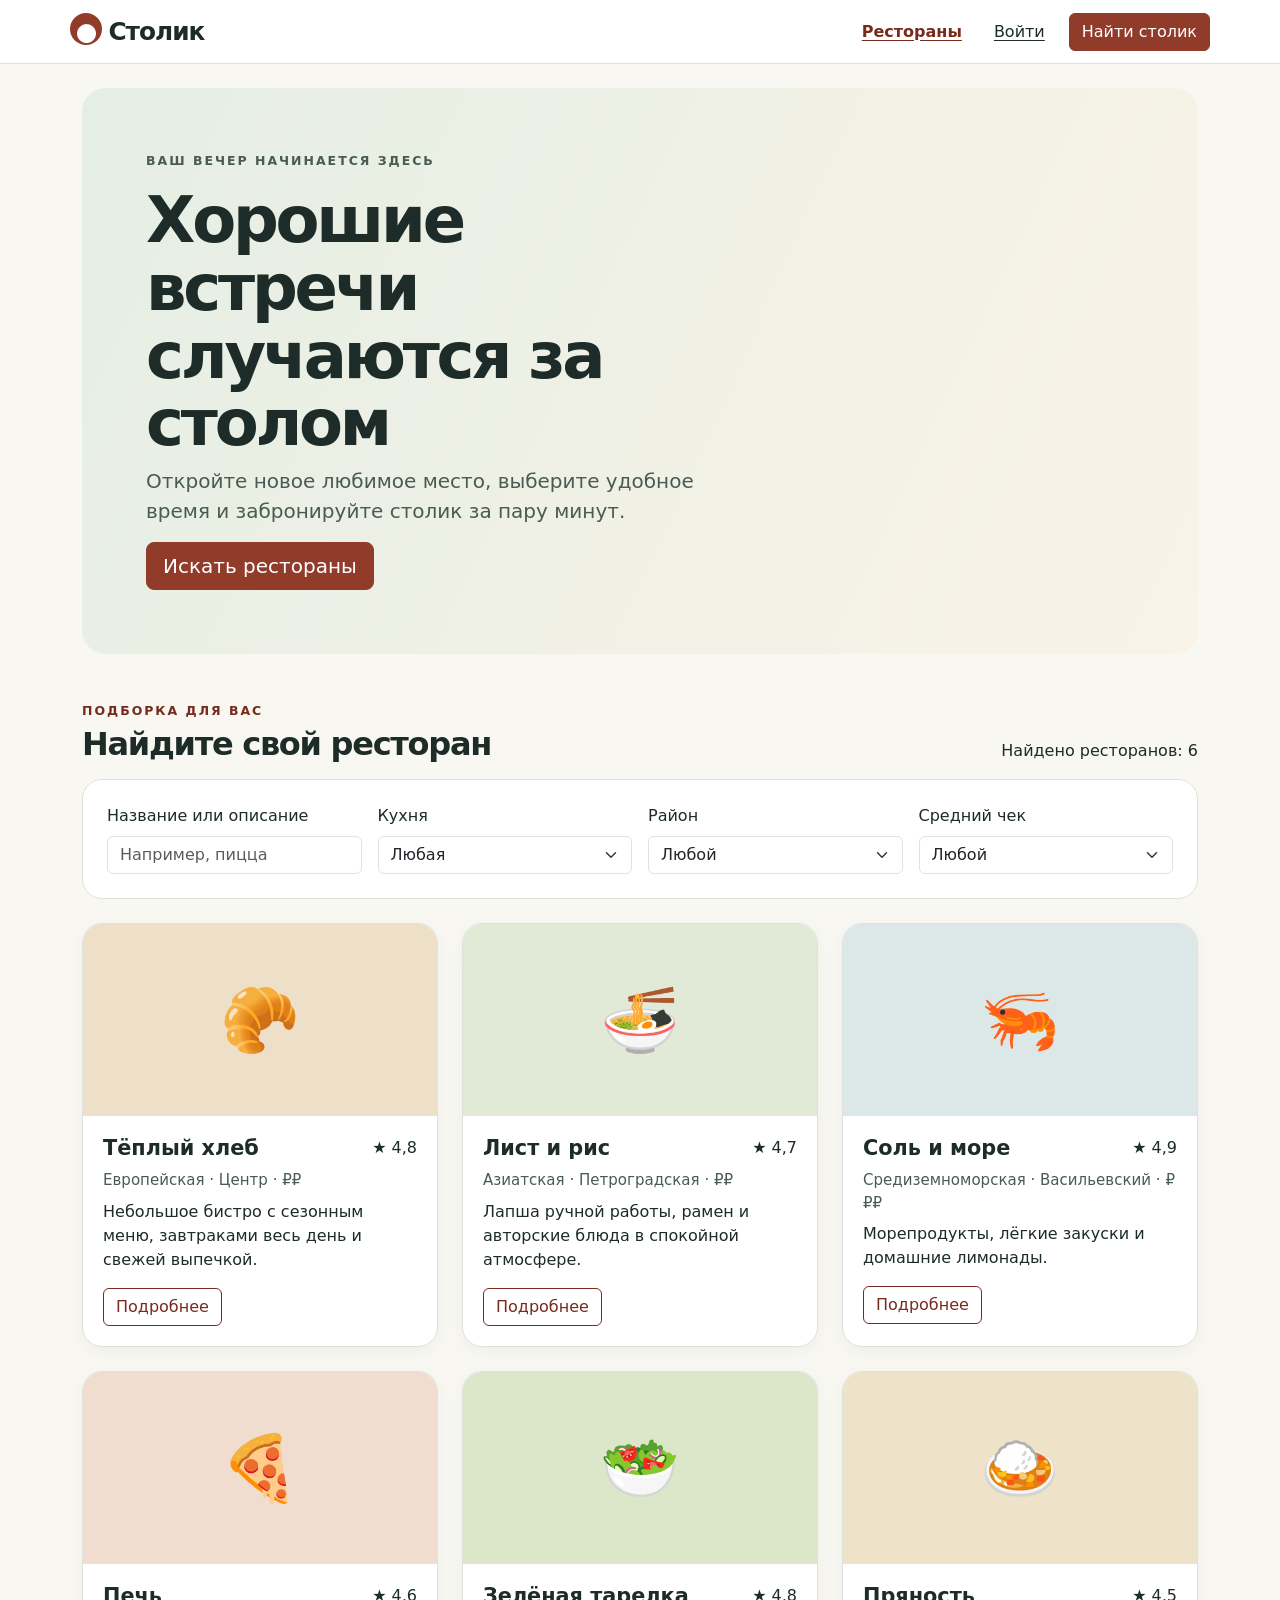
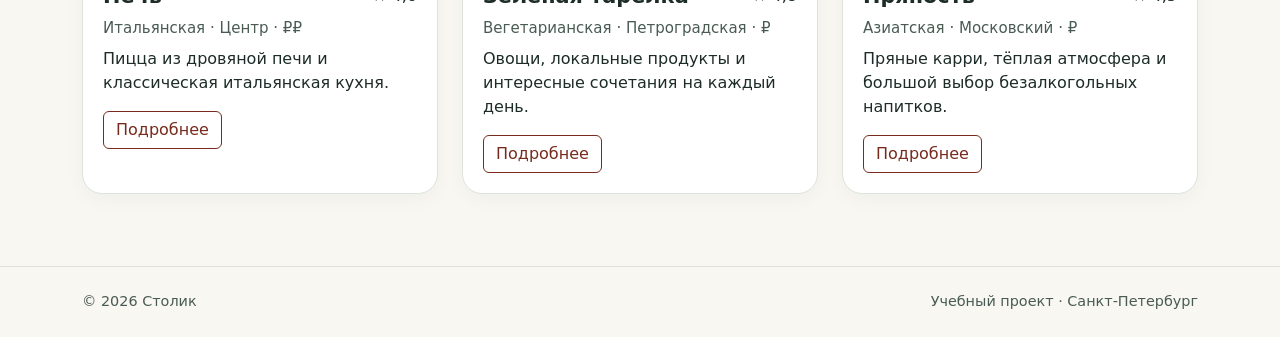
<file: homeworks/К3440/Иванов Виктор/hw2/index.html>
<!doctype html>
<html lang="ru"><head><meta charset="utf-8"><meta name="viewport" content="width=device-width,initial-scale=1"><meta name="description" content="Поиск и бронирование столиков в ресторанах Санкт-Петербурга"><title>Столик — найдите место для встречи</title><link href="https://cdn.jsdelivr.net/npm/bootstrap@5.3.3/dist/css/bootstrap.min.css" rel="stylesheet"><link href="assets/style.css" rel="stylesheet"><link href="assets/accessibility.css" rel="stylesheet"></head>
<body><a class="skip-link" href="#main">Перейти к содержимому</a><header class="site-header"><nav class="navbar navbar-expand-md container" aria-label="Основная навигация"><a class="brand navbar-brand" href="index.html"><span class="brand-mark" aria-hidden="true">●</span>Столик</a><button class="navbar-toggler" type="button" data-bs-toggle="collapse" data-bs-target="#nav" aria-controls="nav" aria-expanded="false" aria-label="Открыть меню"><span class="navbar-toggler-icon"></span></button><div class="collapse navbar-collapse" id="nav"><ul class="navbar-nav ms-auto align-items-md-center gap-md-3"><li class="nav-item"><a class="nav-link" href="index.html" aria-current="page">Рестораны</a></li><li class="nav-item"><a class="nav-link" data-auth-link href="login.html">Войти</a></li><li class="nav-item"><a class="btn btn-primary" href="#search">Найти столик</a></li></ul></div></nav></header>
<main id="main" tabindex="-1" class="container py-4"><section class="hero mb-5"><p class="eyebrow">Ваш вечер начинается здесь</p><h1>Хорошие встречи случаются за столом</h1><p class="lead">Откройте новое любимое место, выберите удобное время и забронируйте столик за пару минут.</p><a class="btn btn-primary btn-lg" href="#search">Искать рестораны</a></section><section id="search" aria-labelledby="search-title"><div class="d-flex flex-wrap justify-content-between align-items-end gap-2 mb-3"><div><p class="eyebrow mb-1">Подборка для вас</p><h2 class="section-title mb-0" id="search-title">Найдите свой ресторан</h2></div><p class="mb-0" id="result-count" aria-live="polite"></p></div><form id="filters" class="filter-panel p-3 p-md-4 mb-4" role="search"><div class="row g-3"><div class="col-md-3"><label class="form-label" for="query">Название или описание</label><input class="form-control" id="query" name="query" type="search" placeholder="Например, пицца"></div><div class="col-md-3"><label class="form-label" for="cuisine">Кухня</label><select class="form-select" id="cuisine" name="cuisine"><option value="">Любая</option><option>Европейская</option><option>Азиатская</option><option>Средиземноморская</option><option>Итальянская</option><option>Вегетарианская</option></select></div><div class="col-md-3"><label class="form-label" for="district">Район</label><select class="form-select" id="district" name="district"><option value="">Любой</option><option>Центр</option><option>Петроградская</option><option>Васильевский</option><option>Московский</option></select></div><div class="col-md-3"><label class="form-label" for="price">Средний чек</label><select class="form-select" id="price" name="price"><option value="0">Любой</option><option value="1">До 1000 ₽</option><option value="2">До 2000 ₽</option><option value="3">Любая цена</option></select></div></div></form><div id="restaurant-list" class="row g-4" aria-live="polite"></div></section></main><footer class="site-footer mt-5 py-4"><div class="container d-flex flex-wrap justify-content-between gap-2"><span>© 2026 Столик</span><span>Учебный проект · Санкт-Петербург</span></div></footer><script src="https://cdn.jsdelivr.net/npm/bootstrap@5.3.3/dist/js/bootstrap.bundle.min.js"></script><script src="assets/app.js"></script></body></html>
</file>
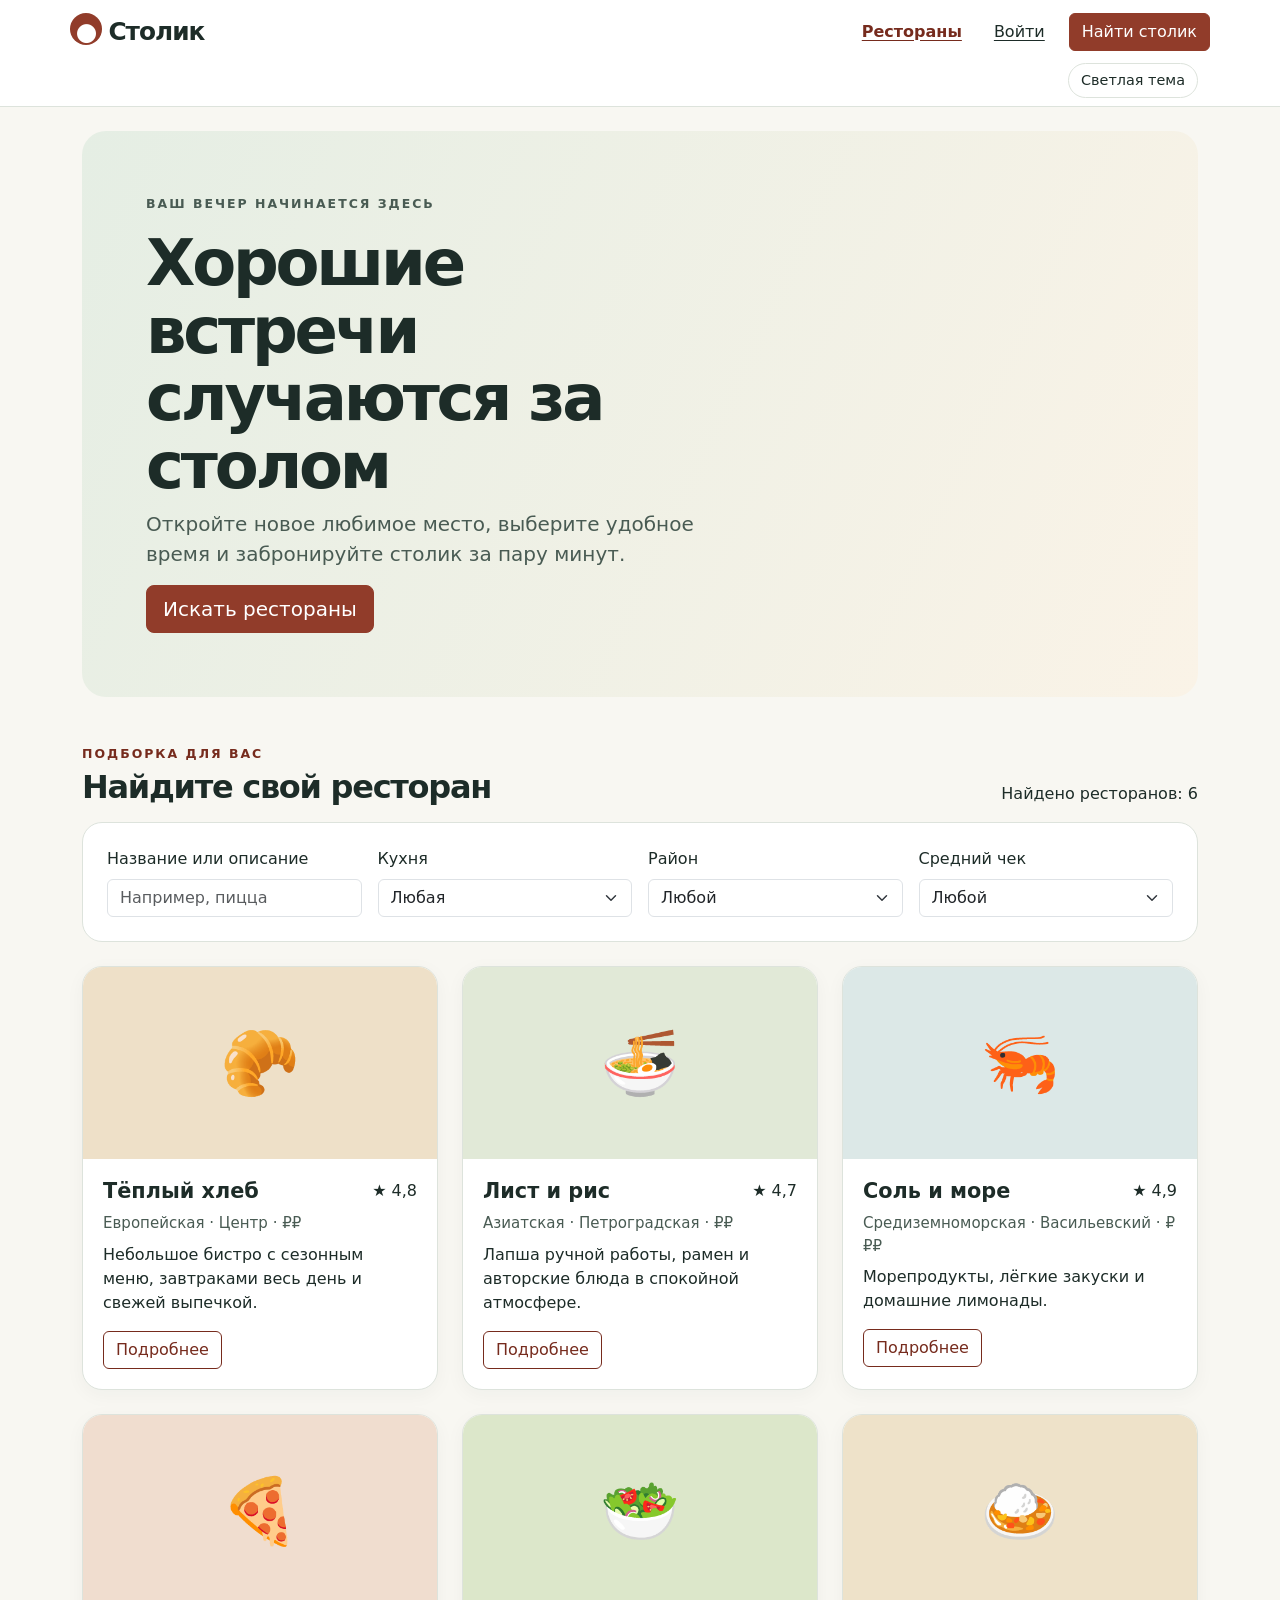
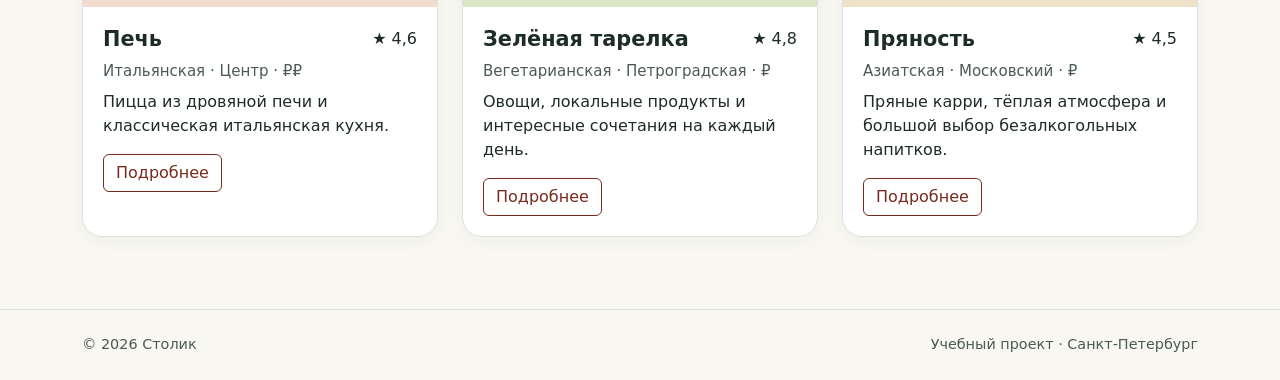
<file: homeworks/К3440/Иванов Виктор/hw3/index.html>
<!doctype html>
<html lang="ru"><head><meta charset="utf-8"><meta name="viewport" content="width=device-width,initial-scale=1"><meta name="description" content="Поиск и бронирование столиков в ресторанах Санкт-Петербурга"><title>Столик — найдите место для встречи</title><link href="https://cdn.jsdelivr.net/npm/bootstrap@5.3.3/dist/css/bootstrap.min.css" rel="stylesheet"><link href="assets/style.css" rel="stylesheet"><link href="assets/accessibility.css" rel="stylesheet"><link href="assets/theme.css" rel="stylesheet"></head>
<body><a class="skip-link" href="#main">Перейти к содержимому</a><header class="site-header"><nav class="navbar navbar-expand-md container" aria-label="Основная навигация"><a class="brand navbar-brand" href="index.html"><span class="brand-mark" aria-hidden="true">●</span>Столик</a><button class="navbar-toggler" type="button" data-bs-toggle="collapse" data-bs-target="#nav" aria-controls="nav" aria-expanded="false" aria-label="Открыть меню"><span class="navbar-toggler-icon"></span></button><div class="collapse navbar-collapse" id="nav"><ul class="navbar-nav ms-auto align-items-md-center gap-md-3"><li class="nav-item"><a class="nav-link" href="index.html" aria-current="page">Рестораны</a></li><li class="nav-item"><a class="nav-link" data-auth-link href="login.html">Войти</a></li><li class="nav-item"><a class="btn btn-primary" href="#search">Найти столик</a></li></ul></div></nav><div class="container text-end pb-2"><button class="theme-toggle" type="button" role="switch" aria-checked="false" aria-label="Переключить тему">Светлая тема</button></div></header>
<main id="main" tabindex="-1" class="container py-4"><section class="hero mb-5"><p class="eyebrow">Ваш вечер начинается здесь</p><h1>Хорошие встречи случаются за столом</h1><p class="lead">Откройте новое любимое место, выберите удобное время и забронируйте столик за пару минут.</p><a class="btn btn-primary btn-lg" href="#search">Искать рестораны</a></section><section id="search" aria-labelledby="search-title"><div class="d-flex flex-wrap justify-content-between align-items-end gap-2 mb-3"><div><p class="eyebrow mb-1">Подборка для вас</p><h2 class="section-title mb-0" id="search-title">Найдите свой ресторан</h2></div><p class="mb-0" id="result-count" aria-live="polite"></p></div><form id="filters" class="filter-panel p-3 p-md-4 mb-4" role="search"><div class="row g-3"><div class="col-md-3"><label class="form-label" for="query">Название или описание</label><input class="form-control" id="query" name="query" type="search" placeholder="Например, пицца"></div><div class="col-md-3"><label class="form-label" for="cuisine">Кухня</label><select class="form-select" id="cuisine" name="cuisine"><option value="">Любая</option><option>Европейская</option><option>Азиатская</option><option>Средиземноморская</option><option>Итальянская</option><option>Вегетарианская</option></select></div><div class="col-md-3"><label class="form-label" for="district">Район</label><select class="form-select" id="district" name="district"><option value="">Любой</option><option>Центр</option><option>Петроградская</option><option>Васильевский</option><option>Московский</option></select></div><div class="col-md-3"><label class="form-label" for="price">Средний чек</label><select class="form-select" id="price" name="price"><option value="0">Любой</option><option value="1">До 1000 ₽</option><option value="2">До 2000 ₽</option><option value="3">Любая цена</option></select></div></div></form><div id="restaurant-list" class="row g-4" aria-live="polite"></div></section></main><footer class="site-footer mt-5 py-4"><div class="container d-flex flex-wrap justify-content-between gap-2"><span>© 2026 Столик</span><span>Учебный проект · Санкт-Петербург</span></div></footer><script src="https://cdn.jsdelivr.net/npm/bootstrap@5.3.3/dist/js/bootstrap.bundle.min.js"></script><script src="assets/theme.js"></script><script src="assets/app.js"></script></body></html>
</file>
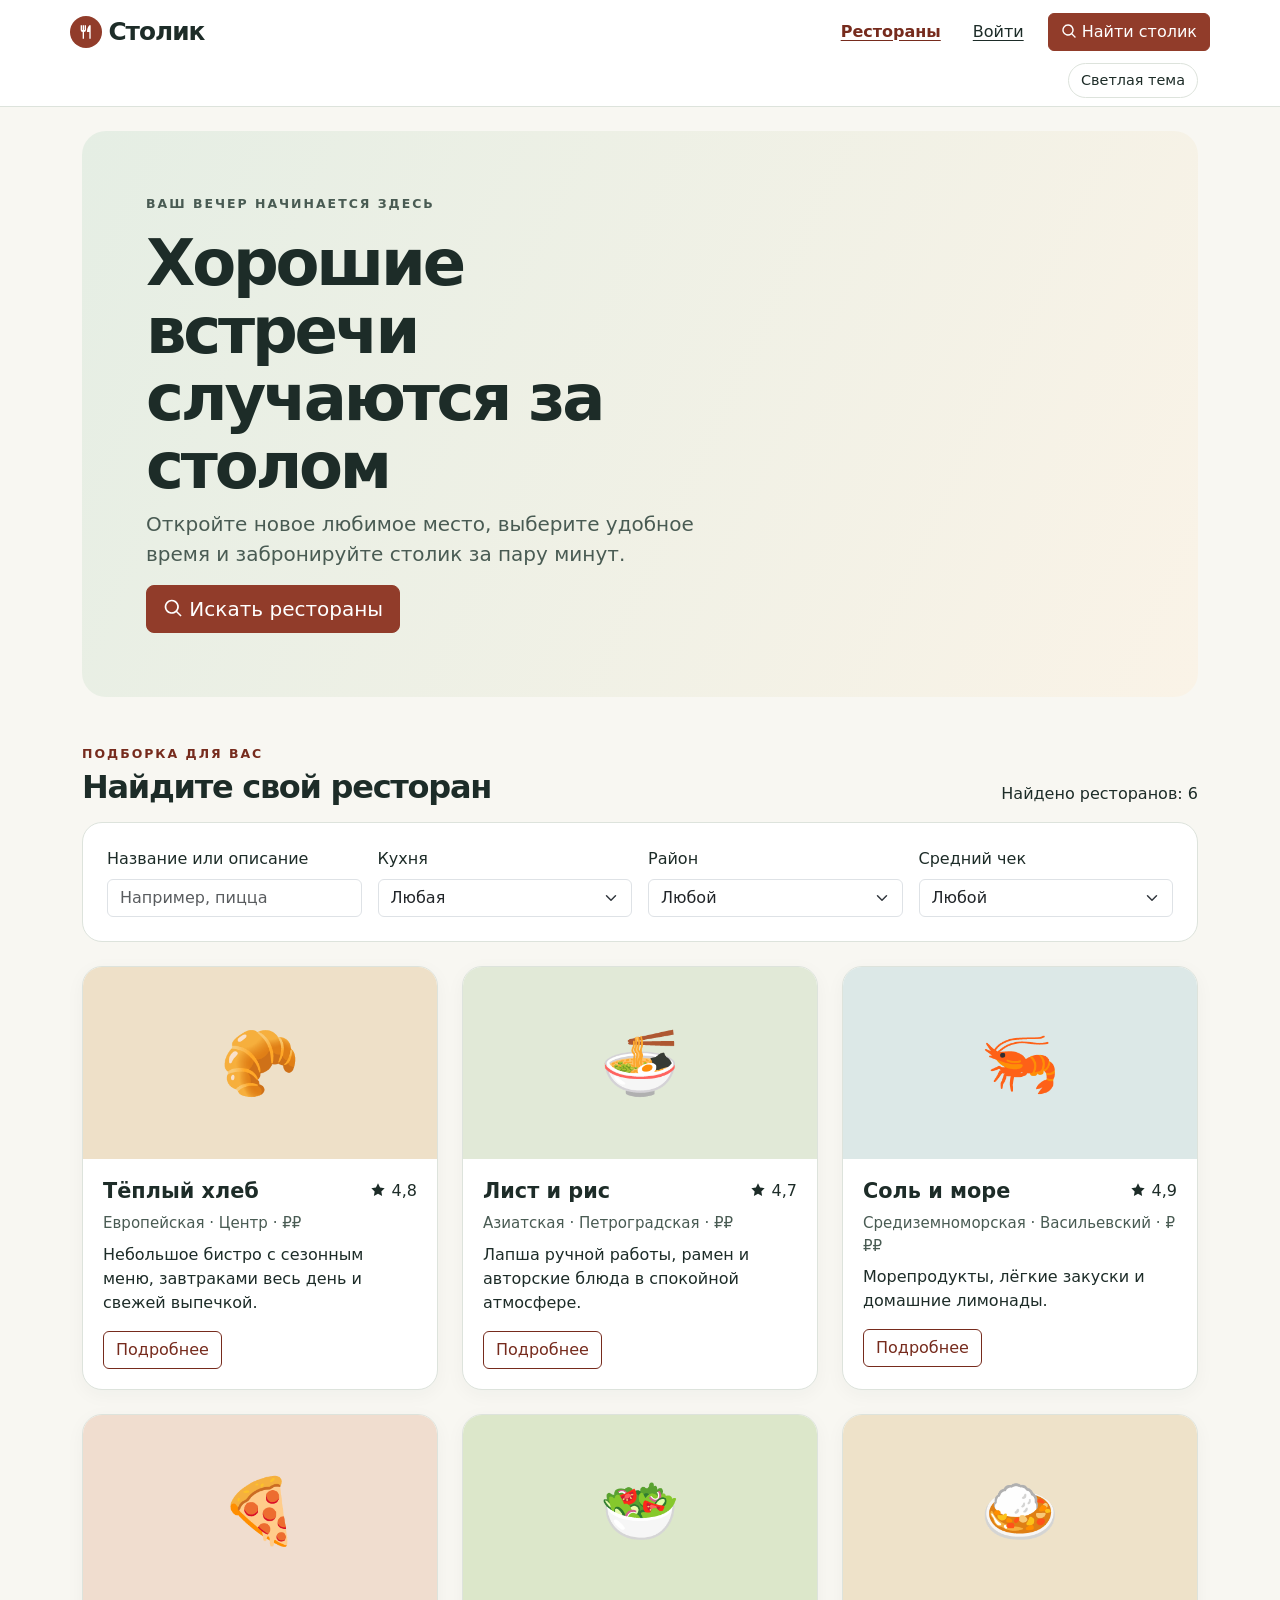
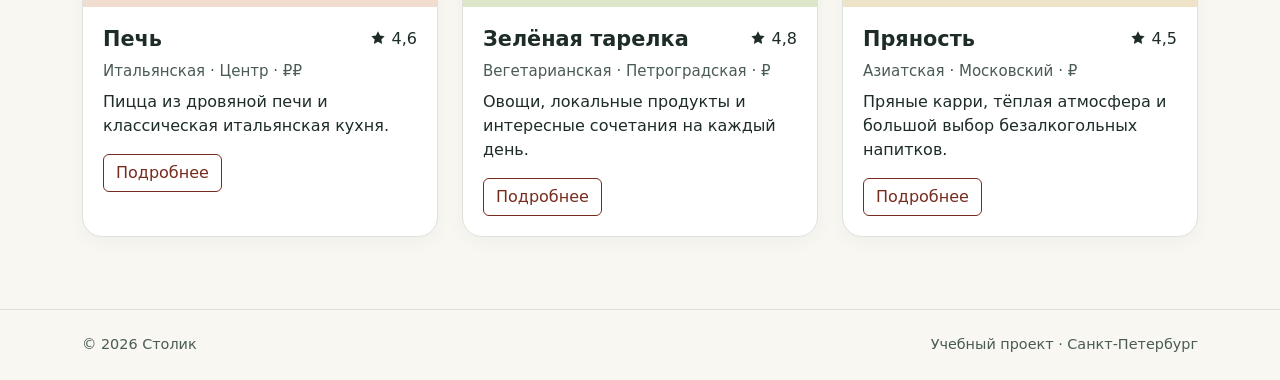
<file: homeworks/К3440/Иванов Виктор/hw4/index.html>
<!doctype html>
<html lang="ru"><head><meta charset="utf-8"><meta name="viewport" content="width=device-width,initial-scale=1"><meta name="description" content="Поиск и бронирование столиков в ресторанах Санкт-Петербурга"><title>Столик — найдите место для встречи</title><link href="https://cdn.jsdelivr.net/npm/bootstrap@5.3.3/dist/css/bootstrap.min.css" rel="stylesheet"><link href="assets/style.css" rel="stylesheet"><link href="assets/accessibility.css" rel="stylesheet"><link href="assets/theme.css" rel="stylesheet"><link href="assets/icons.css" rel="stylesheet"></head>
<body><a class="skip-link" href="#main">Перейти к содержимому</a><header class="site-header"><nav class="navbar navbar-expand-md container" aria-label="Основная навигация"><a class="brand navbar-brand" href="index.html"><span class="brand-mark" aria-hidden="true"><svg class="icon" aria-hidden="true"><use href="assets/icons.svg#fork"></use></svg></span>Столик</a><button class="navbar-toggler" type="button" data-bs-toggle="collapse" data-bs-target="#nav" aria-controls="nav" aria-expanded="false" aria-label="Открыть меню"><span class="navbar-toggler-icon"></span></button><div class="collapse navbar-collapse" id="nav"><ul class="navbar-nav ms-auto align-items-md-center gap-md-3"><li class="nav-item"><a class="nav-link" href="index.html" aria-current="page">Рестораны</a></li><li class="nav-item"><a class="nav-link" data-auth-link href="login.html"><svg class="icon" aria-hidden="true"><use href="assets/icons.svg#user"></use></svg> Войти</a></li><li class="nav-item"><a class="btn btn-primary" href="#search"><svg class="icon" aria-hidden="true"><use href="assets/icons.svg#search"></use></svg> Найти столик</a></li></ul></div></nav><div class="container text-end pb-2"><button class="theme-toggle" type="button" role="switch" aria-checked="false" aria-label="Переключить тему">Светлая тема</button></div></header>
<main id="main" tabindex="-1" class="container py-4"><section class="hero mb-5"><p class="eyebrow">Ваш вечер начинается здесь</p><h1>Хорошие встречи случаются за столом</h1><p class="lead">Откройте новое любимое место, выберите удобное время и забронируйте столик за пару минут.</p><a class="btn btn-primary btn-lg" href="#search"><svg class="icon" aria-hidden="true"><use href="assets/icons.svg#search"></use></svg> Искать рестораны</a></section><section id="search" aria-labelledby="search-title"><div class="d-flex flex-wrap justify-content-between align-items-end gap-2 mb-3"><div><p class="eyebrow mb-1">Подборка для вас</p><h2 class="section-title mb-0" id="search-title">Найдите свой ресторан</h2></div><p class="mb-0" id="result-count" aria-live="polite"></p></div><form id="filters" class="filter-panel p-3 p-md-4 mb-4" role="search"><div class="row g-3"><div class="col-md-3"><label class="form-label" for="query">Название или описание</label><input class="form-control" id="query" name="query" type="search" placeholder="Например, пицца"></div><div class="col-md-3"><label class="form-label" for="cuisine">Кухня</label><select class="form-select" id="cuisine" name="cuisine"><option value="">Любая</option><option>Европейская</option><option>Азиатская</option><option>Средиземноморская</option><option>Итальянская</option><option>Вегетарианская</option></select></div><div class="col-md-3"><label class="form-label" for="district">Район</label><select class="form-select" id="district" name="district"><option value="">Любой</option><option>Центр</option><option>Петроградская</option><option>Васильевский</option><option>Московский</option></select></div><div class="col-md-3"><label class="form-label" for="price">Средний чек</label><select class="form-select" id="price" name="price"><option value="0">Любой</option><option value="1">До 1000 ₽</option><option value="2">До 2000 ₽</option><option value="3">Любая цена</option></select></div></div></form><div id="restaurant-list" class="row g-4" aria-live="polite"></div></section></main><footer class="site-footer mt-5 py-4"><div class="container d-flex flex-wrap justify-content-between gap-2"><span>© 2026 Столик</span><span>Учебный проект · Санкт-Петербург</span></div></footer><script src="https://cdn.jsdelivr.net/npm/bootstrap@5.3.3/dist/js/bootstrap.bundle.min.js"></script><script src="assets/theme.js"></script><script src="assets/app.js"></script></body></html>
</file>
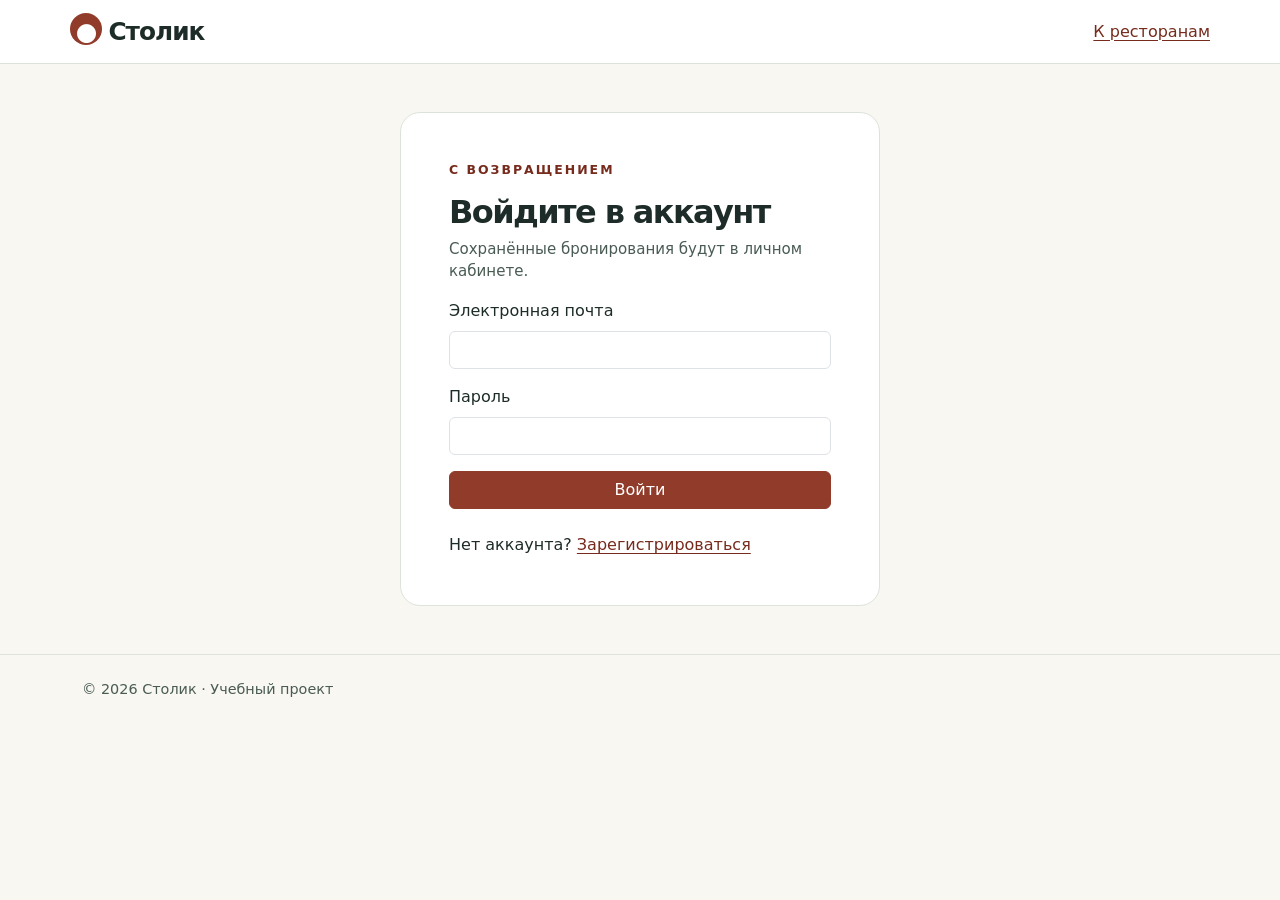
<file: homeworks/К3440/Иванов Виктор/hw2/login.html>
<!doctype html>
<html lang="ru"><head><meta charset="utf-8"><meta name="viewport" content="width=device-width,initial-scale=1"><title>Вход — Столик</title><link href="https://cdn.jsdelivr.net/npm/bootstrap@5.3.3/dist/css/bootstrap.min.css" rel="stylesheet"><link href="assets/style.css" rel="stylesheet"><link href="assets/accessibility.css" rel="stylesheet"></head><body><a class="skip-link" href="#main">Перейти к содержимому</a><header class="site-header"><nav class="navbar container"><a class="brand navbar-brand" href="index.html"><span class="brand-mark" aria-hidden="true">●</span>Столик</a><a href="index.html">К ресторанам</a></nav></header><main id="main" tabindex="-1" class="container"><div class="auth-wrap surface p-4 p-md-5"><p class="eyebrow">С возвращением</p><h1 class="page-title h2">Войдите в аккаунт</h1><p class="meta">Сохранённые бронирования будут в личном кабинете.</p><form id="auth-form" data-mode="login"><div class="mb-3"><label class="form-label" for="email">Электронная почта</label><input class="form-control" id="email" name="email" type="email" autocomplete="email" required></div><div class="mb-3"><label class="form-label" for="password">Пароль</label><input class="form-control" id="password" name="password" type="password" autocomplete="current-password" required></div><p id="status" role="status" aria-live="polite"></p><button class="btn btn-primary w-100" type="submit">Войти</button></form><p class="mt-4 mb-0">Нет аккаунта? <a href="register.html">Зарегистрироваться</a></p></div></main><footer class="site-footer mt-5 py-4"><div class="container">© 2026 Столик · Учебный проект</div></footer><script src="assets/app.js"></script></body></html>
</file>
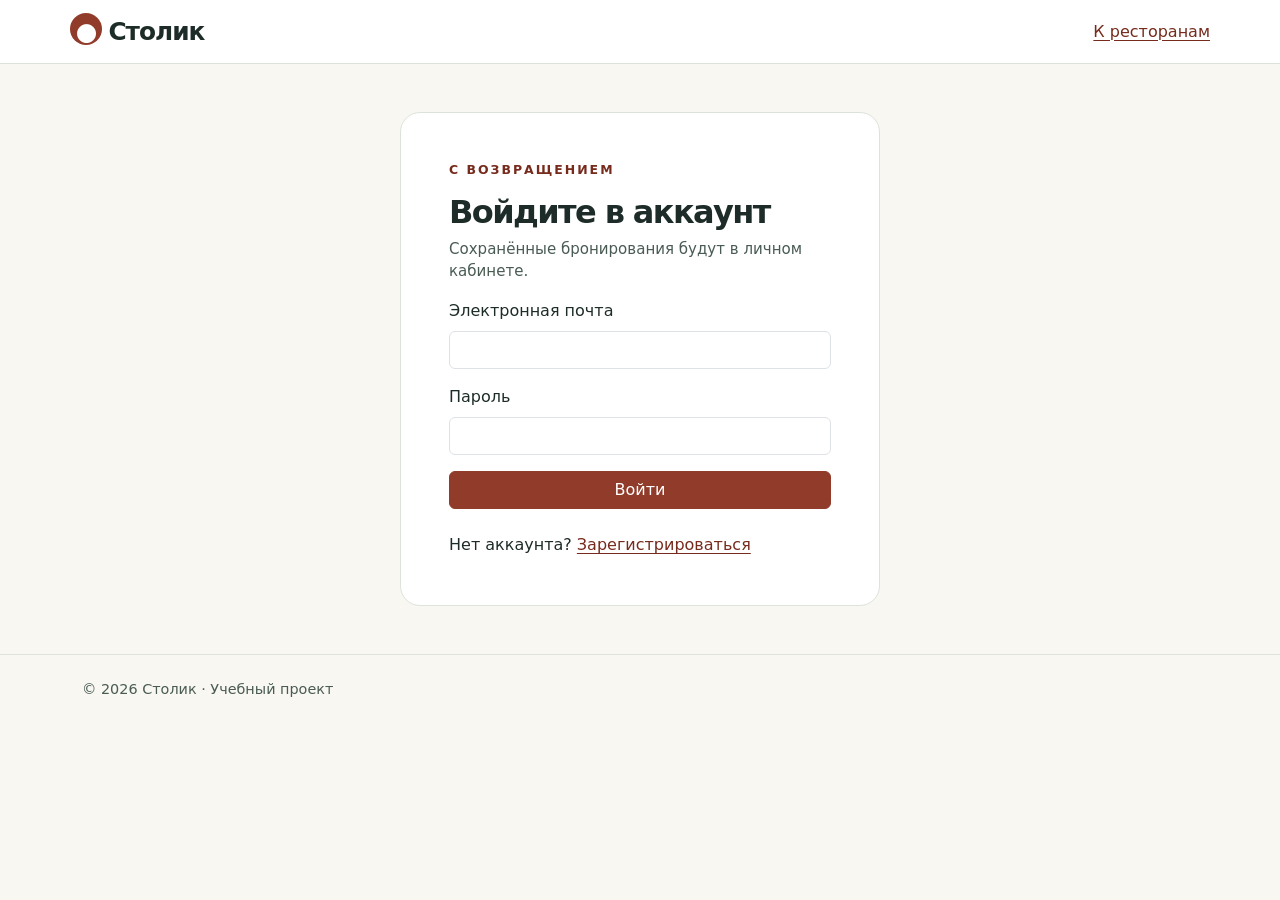
<file: homeworks/К3440/Иванов Виктор/hw2/profile.html>
<!doctype html>
<html lang="ru"><head><meta charset="utf-8"><meta name="viewport" content="width=device-width,initial-scale=1"><title>Личный кабинет — Столик</title><link href="https://cdn.jsdelivr.net/npm/bootstrap@5.3.3/dist/css/bootstrap.min.css" rel="stylesheet"><link href="assets/style.css" rel="stylesheet"><link href="assets/accessibility.css" rel="stylesheet"></head><body><a class="skip-link" href="#main">Перейти к содержимому</a><header class="site-header"><nav class="navbar container"><a class="brand navbar-brand" href="index.html"><span class="brand-mark" aria-hidden="true">●</span>Столик</a><a href="index.html">К ресторанам</a></nav></header><main id="main" tabindex="-1" class="container py-5"><div id="profile-content"><div class="d-flex flex-wrap justify-content-between align-items-start gap-3 mb-4"><div><p class="eyebrow">Личный кабинет</p><h1 class="page-title" id="profile-name"></h1><p class="meta" id="profile-email"></p></div><button class="btn btn-outline-primary" id="logout" type="button">Выйти</button></div><section aria-labelledby="bookings-title"><h2 class="section-title" id="bookings-title">История бронирований</h2><ul class="list-group" id="booking-list"></ul></section></div></main><footer class="site-footer mt-5 py-4"><div class="container">© 2026 Столик · Учебный проект</div></footer><script src="assets/app.js"></script></body></html>
</file>
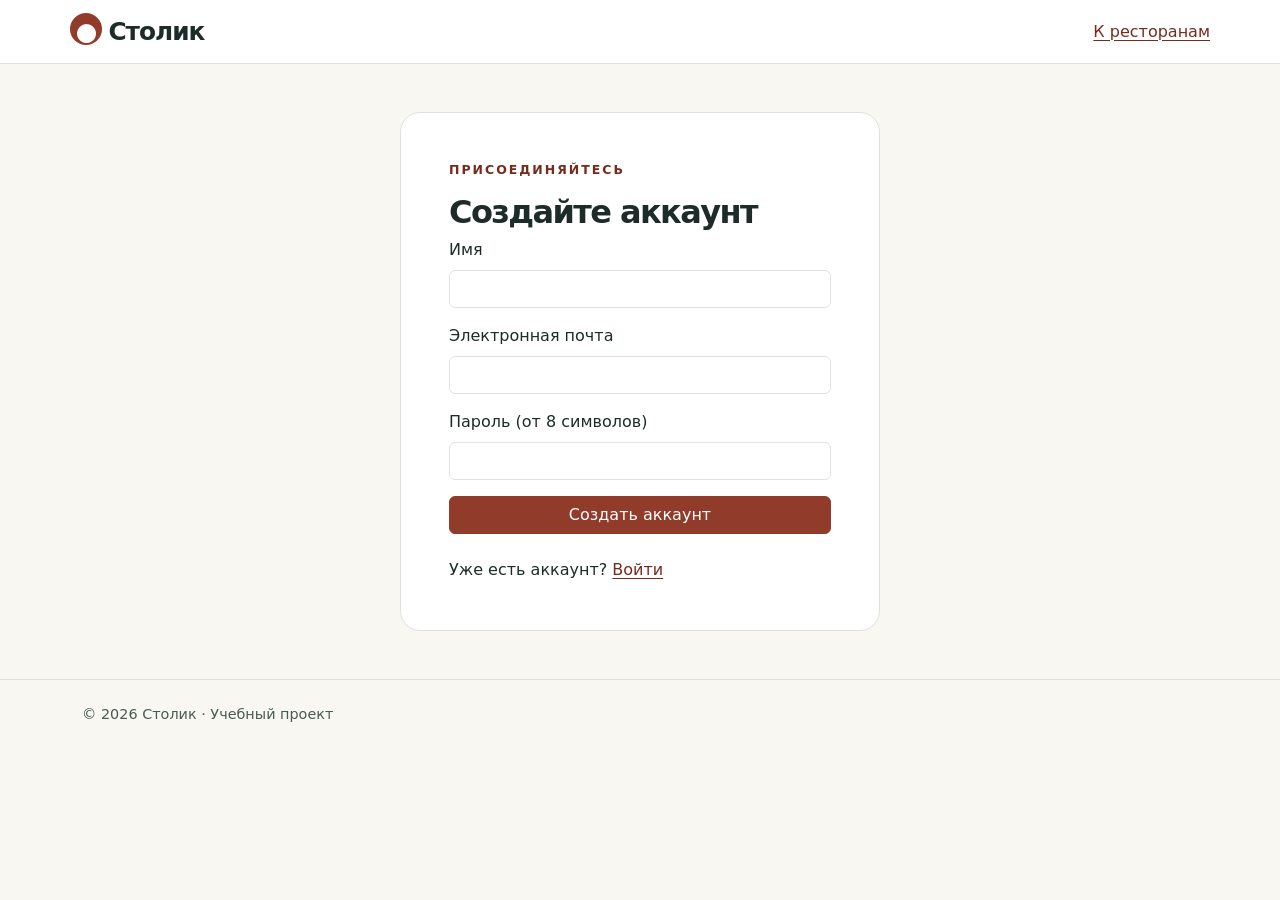
<file: homeworks/К3440/Иванов Виктор/hw2/register.html>
<!doctype html>
<html lang="ru"><head><meta charset="utf-8"><meta name="viewport" content="width=device-width,initial-scale=1"><title>Регистрация — Столик</title><link href="https://cdn.jsdelivr.net/npm/bootstrap@5.3.3/dist/css/bootstrap.min.css" rel="stylesheet"><link href="assets/style.css" rel="stylesheet"><link href="assets/accessibility.css" rel="stylesheet"></head><body><a class="skip-link" href="#main">Перейти к содержимому</a><header class="site-header"><nav class="navbar container"><a class="brand navbar-brand" href="index.html"><span class="brand-mark" aria-hidden="true">●</span>Столик</a><a href="index.html">К ресторанам</a></nav></header><main id="main" tabindex="-1" class="container"><div class="auth-wrap surface p-4 p-md-5"><p class="eyebrow">Присоединяйтесь</p><h1 class="page-title h2">Создайте аккаунт</h1><form id="auth-form" data-mode="register"><div class="mb-3"><label class="form-label" for="name">Имя</label><input class="form-control" id="name" name="name" autocomplete="name" required></div><div class="mb-3"><label class="form-label" for="email">Электронная почта</label><input class="form-control" id="email" name="email" type="email" autocomplete="email" required></div><div class="mb-3"><label class="form-label" for="password">Пароль (от 8 символов)</label><input class="form-control" id="password" name="password" type="password" minlength="8" autocomplete="new-password" required></div><p id="status" role="status" aria-live="polite"></p><button class="btn btn-primary w-100" type="submit">Создать аккаунт</button></form><p class="mt-4 mb-0">Уже есть аккаунт? <a href="login.html">Войти</a></p></div></main><footer class="site-footer mt-5 py-4"><div class="container">© 2026 Столик · Учебный проект</div></footer><script src="assets/app.js"></script></body></html>
</file>
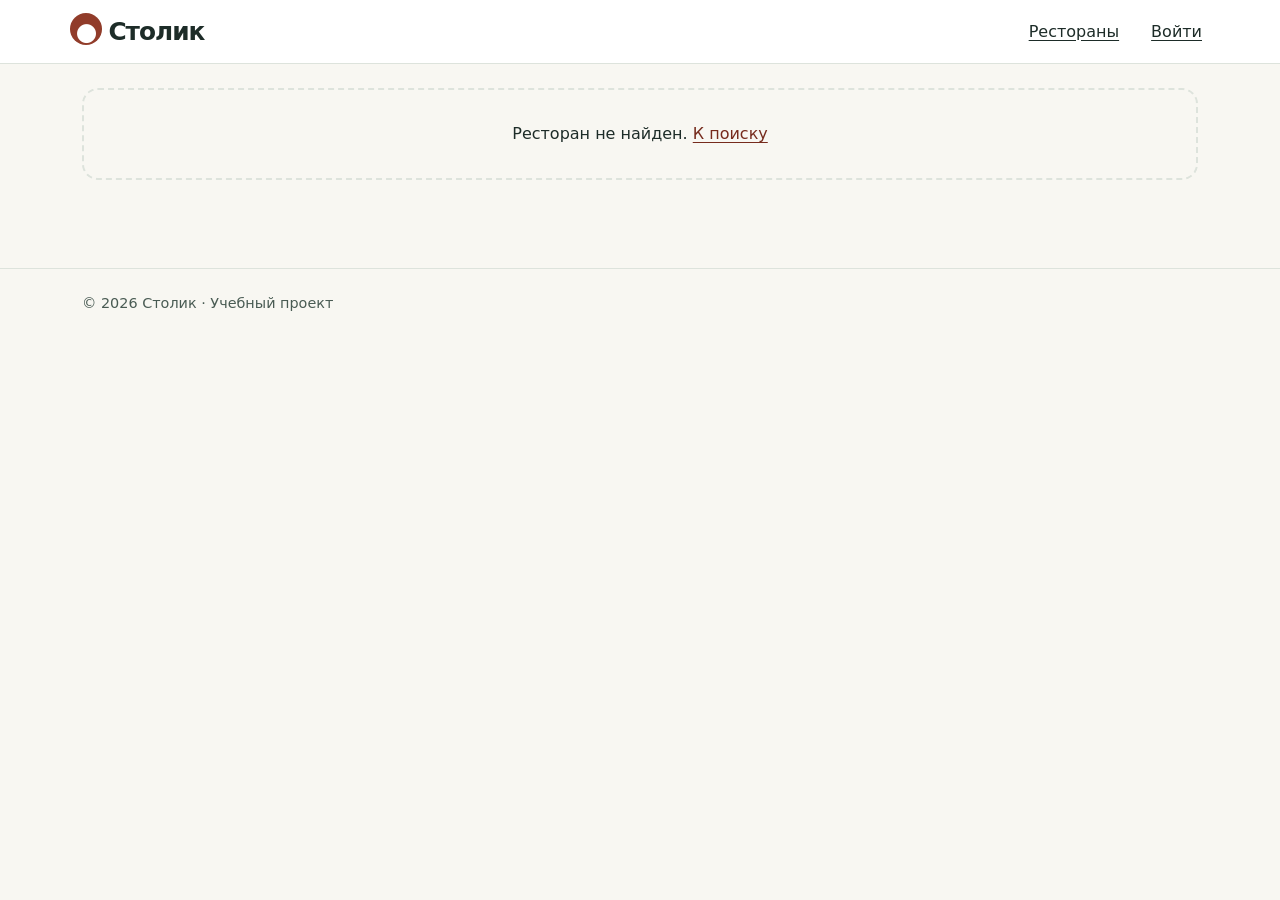
<file: homeworks/К3440/Иванов Виктор/hw2/restaurant.html>
<!doctype html>
<html lang="ru"><head><meta charset="utf-8"><meta name="viewport" content="width=device-width,initial-scale=1"><title>Ресторан — Столик</title><link href="https://cdn.jsdelivr.net/npm/bootstrap@5.3.3/dist/css/bootstrap.min.css" rel="stylesheet"><link href="assets/style.css" rel="stylesheet"><link href="assets/accessibility.css" rel="stylesheet"></head><body><a class="skip-link" href="#main">Перейти к содержимому</a><header class="site-header"><nav class="navbar navbar-expand-md container" aria-label="Основная навигация"><a class="brand navbar-brand" href="index.html"><span class="brand-mark" aria-hidden="true">●</span>Столик</a><ul class="navbar-nav ms-auto flex-row gap-3"><li class="nav-item"><a class="nav-link" href="index.html">Рестораны</a></li><li class="nav-item"><a class="nav-link" data-auth-link href="login.html">Войти</a></li></ul></nav></header><main id="main" tabindex="-1" class="container py-4"><div id="restaurant-detail"></div></main><footer class="site-footer mt-5 py-4"><div class="container">© 2026 Столик · Учебный проект</div></footer><div class="modal fade" id="booking-modal" tabindex="-1" aria-labelledby="booking-title" aria-hidden="true"><div class="modal-dialog"><div class="modal-content"><div class="modal-header"><h2 class="modal-title fs-5" id="booking-title">Забронировать столик</h2><button type="button" class="btn-close" data-bs-dismiss="modal" aria-label="Закрыть"></button></div><div class="modal-body"><form id="booking-form"><div class="mb-3"><label class="form-label" for="date">Дата</label><input class="form-control" type="date" id="date" name="date" required></div><div class="mb-3"><label class="form-label" for="time">Время</label><input class="form-control" type="time" id="time" name="time" min="09:00" max="23:00" required></div><div class="mb-3"><label class="form-label" for="guests">Количество гостей</label><select class="form-select" id="guests" name="guests" required><option value="1">1</option><option value="2" selected>2</option><option value="3">3</option><option value="4">4</option><option value="5">5</option><option value="6">6</option></select></div><p id="status" class="status" role="status" aria-live="polite"></p><button class="btn btn-primary" type="submit">Подтвердить бронь</button></form></div></div></div></div><script src="https://cdn.jsdelivr.net/npm/bootstrap@5.3.3/dist/js/bootstrap.bundle.min.js"></script><script src="assets/app.js"></script></body></html>
</file>
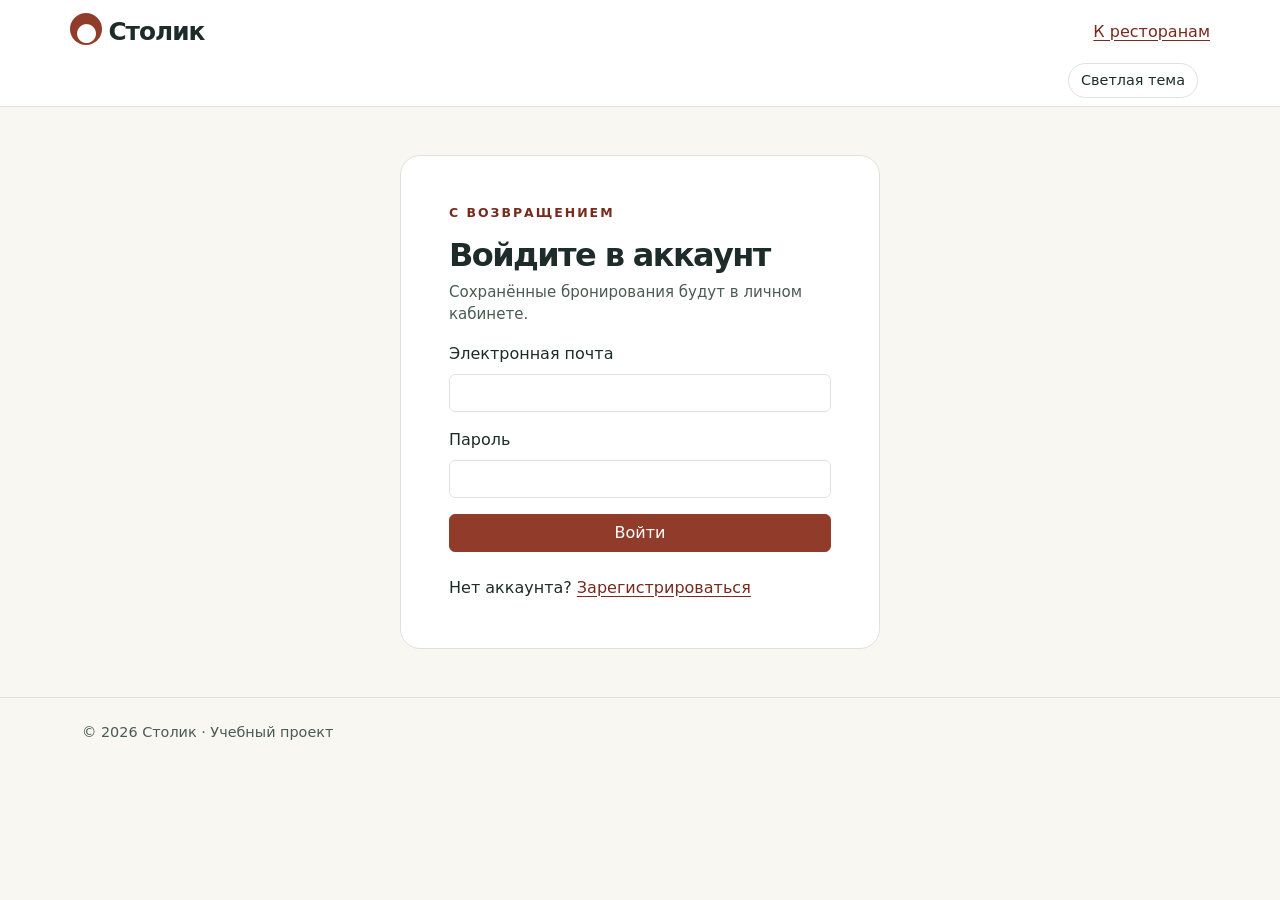
<file: homeworks/К3440/Иванов Виктор/hw3/login.html>
<!doctype html>
<html lang="ru"><head><meta charset="utf-8"><meta name="viewport" content="width=device-width,initial-scale=1"><title>Вход — Столик</title><link href="https://cdn.jsdelivr.net/npm/bootstrap@5.3.3/dist/css/bootstrap.min.css" rel="stylesheet"><link href="assets/style.css" rel="stylesheet"><link href="assets/accessibility.css" rel="stylesheet"><link href="assets/theme.css" rel="stylesheet"></head><body><a class="skip-link" href="#main">Перейти к содержимому</a><header class="site-header"><nav class="navbar container"><a class="brand navbar-brand" href="index.html"><span class="brand-mark" aria-hidden="true">●</span>Столик</a><a href="index.html">К ресторанам</a></nav><div class="container text-end pb-2"><button class="theme-toggle" type="button" role="switch" aria-checked="false" aria-label="Переключить тему">Светлая тема</button></div></header><main id="main" tabindex="-1" class="container"><div class="auth-wrap surface p-4 p-md-5"><p class="eyebrow">С возвращением</p><h1 class="page-title h2">Войдите в аккаунт</h1><p class="meta">Сохранённые бронирования будут в личном кабинете.</p><form id="auth-form" data-mode="login"><div class="mb-3"><label class="form-label" for="email">Электронная почта</label><input class="form-control" id="email" name="email" type="email" autocomplete="email" required></div><div class="mb-3"><label class="form-label" for="password">Пароль</label><input class="form-control" id="password" name="password" type="password" autocomplete="current-password" required></div><p id="status" role="status" aria-live="polite"></p><button class="btn btn-primary w-100" type="submit">Войти</button></form><p class="mt-4 mb-0">Нет аккаунта? <a href="register.html">Зарегистрироваться</a></p></div></main><footer class="site-footer mt-5 py-4"><div class="container">© 2026 Столик · Учебный проект</div></footer><script src="assets/theme.js"></script><script src="assets/app.js"></script></body></html>
</file>
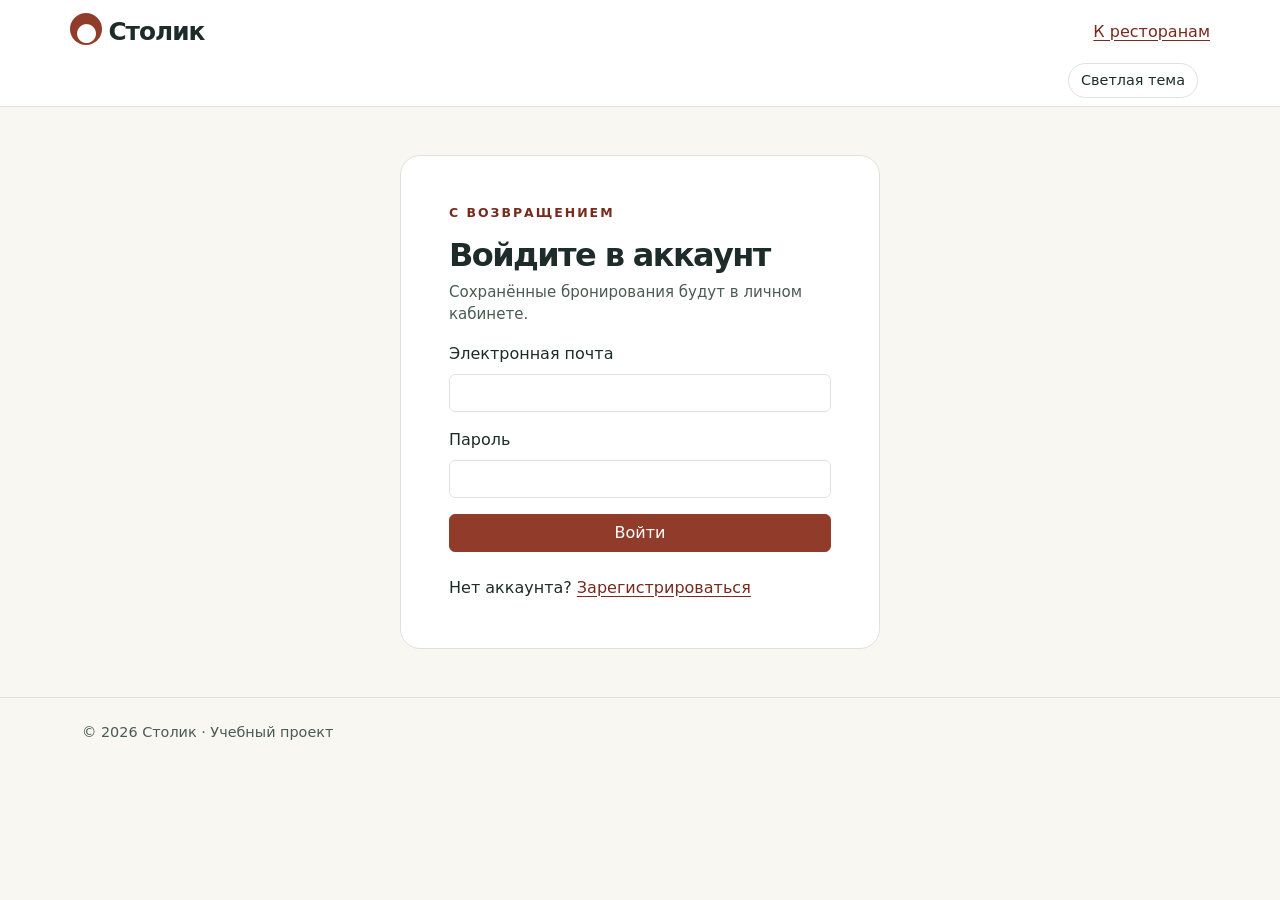
<file: homeworks/К3440/Иванов Виктор/hw3/profile.html>
<!doctype html>
<html lang="ru"><head><meta charset="utf-8"><meta name="viewport" content="width=device-width,initial-scale=1"><title>Личный кабинет — Столик</title><link href="https://cdn.jsdelivr.net/npm/bootstrap@5.3.3/dist/css/bootstrap.min.css" rel="stylesheet"><link href="assets/style.css" rel="stylesheet"><link href="assets/accessibility.css" rel="stylesheet"><link href="assets/theme.css" rel="stylesheet"></head><body><a class="skip-link" href="#main">Перейти к содержимому</a><header class="site-header"><nav class="navbar container"><a class="brand navbar-brand" href="index.html"><span class="brand-mark" aria-hidden="true">●</span>Столик</a><a href="index.html">К ресторанам</a></nav><div class="container text-end pb-2"><button class="theme-toggle" type="button" role="switch" aria-checked="false" aria-label="Переключить тему">Светлая тема</button></div></header><main id="main" tabindex="-1" class="container py-5"><div id="profile-content"><div class="d-flex flex-wrap justify-content-between align-items-start gap-3 mb-4"><div><p class="eyebrow">Личный кабинет</p><h1 class="page-title" id="profile-name"></h1><p class="meta" id="profile-email"></p></div><button class="btn btn-outline-primary" id="logout" type="button">Выйти</button></div><section aria-labelledby="bookings-title"><h2 class="section-title" id="bookings-title">История бронирований</h2><ul class="list-group" id="booking-list"></ul></section></div></main><footer class="site-footer mt-5 py-4"><div class="container">© 2026 Столик · Учебный проект</div></footer><script src="assets/theme.js"></script><script src="assets/app.js"></script></body></html>
</file>
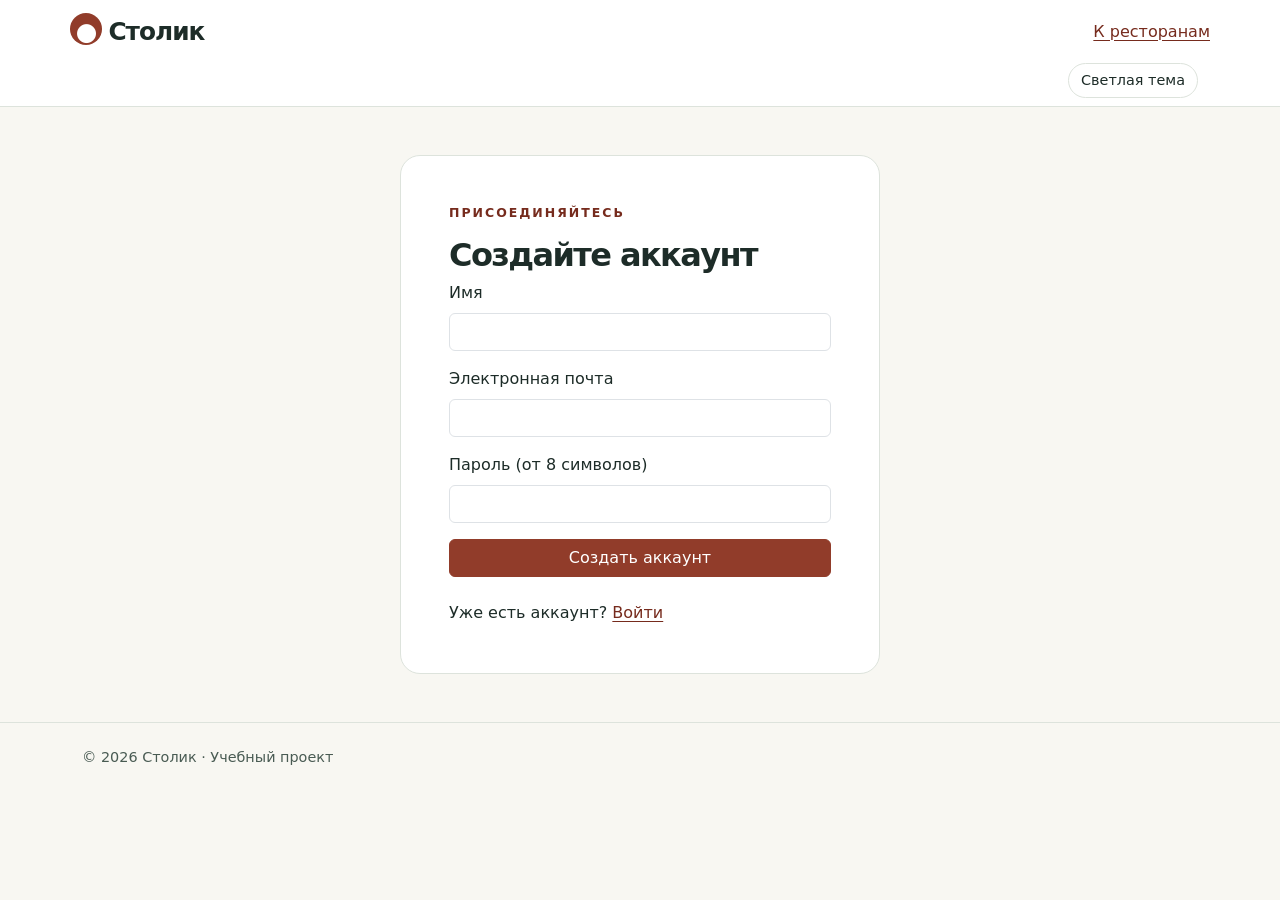
<file: homeworks/К3440/Иванов Виктор/hw3/register.html>
<!doctype html>
<html lang="ru"><head><meta charset="utf-8"><meta name="viewport" content="width=device-width,initial-scale=1"><title>Регистрация — Столик</title><link href="https://cdn.jsdelivr.net/npm/bootstrap@5.3.3/dist/css/bootstrap.min.css" rel="stylesheet"><link href="assets/style.css" rel="stylesheet"><link href="assets/accessibility.css" rel="stylesheet"><link href="assets/theme.css" rel="stylesheet"></head><body><a class="skip-link" href="#main">Перейти к содержимому</a><header class="site-header"><nav class="navbar container"><a class="brand navbar-brand" href="index.html"><span class="brand-mark" aria-hidden="true">●</span>Столик</a><a href="index.html">К ресторанам</a></nav><div class="container text-end pb-2"><button class="theme-toggle" type="button" role="switch" aria-checked="false" aria-label="Переключить тему">Светлая тема</button></div></header><main id="main" tabindex="-1" class="container"><div class="auth-wrap surface p-4 p-md-5"><p class="eyebrow">Присоединяйтесь</p><h1 class="page-title h2">Создайте аккаунт</h1><form id="auth-form" data-mode="register"><div class="mb-3"><label class="form-label" for="name">Имя</label><input class="form-control" id="name" name="name" autocomplete="name" required></div><div class="mb-3"><label class="form-label" for="email">Электронная почта</label><input class="form-control" id="email" name="email" type="email" autocomplete="email" required></div><div class="mb-3"><label class="form-label" for="password">Пароль (от 8 символов)</label><input class="form-control" id="password" name="password" type="password" minlength="8" autocomplete="new-password" required></div><p id="status" role="status" aria-live="polite"></p><button class="btn btn-primary w-100" type="submit">Создать аккаунт</button></form><p class="mt-4 mb-0">Уже есть аккаунт? <a href="login.html">Войти</a></p></div></main><footer class="site-footer mt-5 py-4"><div class="container">© 2026 Столик · Учебный проект</div></footer><script src="assets/theme.js"></script><script src="assets/app.js"></script></body></html>
</file>
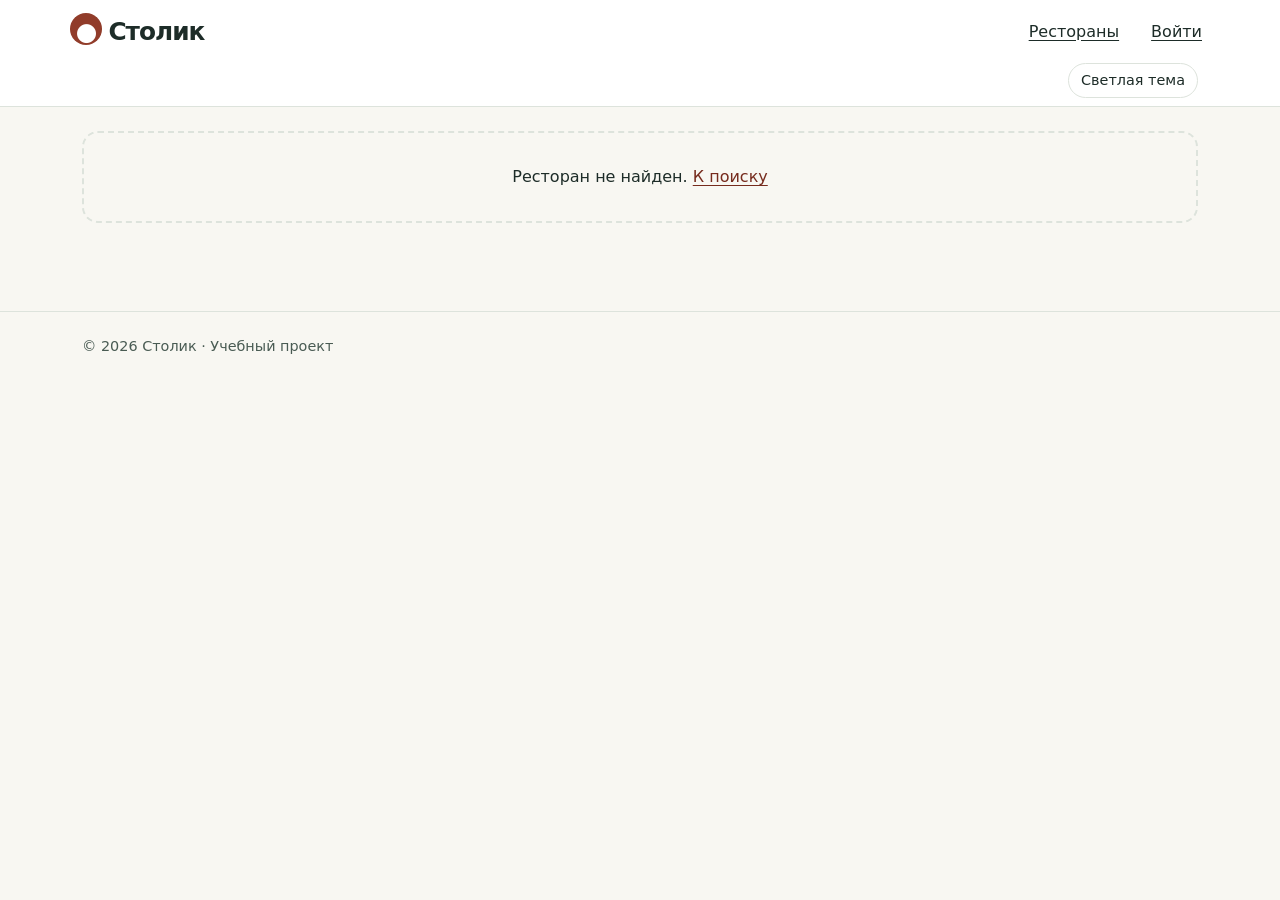
<file: homeworks/К3440/Иванов Виктор/hw3/restaurant.html>
<!doctype html>
<html lang="ru"><head><meta charset="utf-8"><meta name="viewport" content="width=device-width,initial-scale=1"><title>Ресторан — Столик</title><link href="https://cdn.jsdelivr.net/npm/bootstrap@5.3.3/dist/css/bootstrap.min.css" rel="stylesheet"><link href="assets/style.css" rel="stylesheet"><link href="assets/accessibility.css" rel="stylesheet"><link href="assets/theme.css" rel="stylesheet"></head><body><a class="skip-link" href="#main">Перейти к содержимому</a><header class="site-header"><nav class="navbar navbar-expand-md container" aria-label="Основная навигация"><a class="brand navbar-brand" href="index.html"><span class="brand-mark" aria-hidden="true">●</span>Столик</a><ul class="navbar-nav ms-auto flex-row gap-3"><li class="nav-item"><a class="nav-link" href="index.html">Рестораны</a></li><li class="nav-item"><a class="nav-link" data-auth-link href="login.html">Войти</a></li></ul></nav><div class="container text-end pb-2"><button class="theme-toggle" type="button" role="switch" aria-checked="false" aria-label="Переключить тему">Светлая тема</button></div></header><main id="main" tabindex="-1" class="container py-4"><div id="restaurant-detail"></div></main><footer class="site-footer mt-5 py-4"><div class="container">© 2026 Столик · Учебный проект</div></footer><div class="modal fade" id="booking-modal" tabindex="-1" aria-labelledby="booking-title" aria-hidden="true"><div class="modal-dialog"><div class="modal-content"><div class="modal-header"><h2 class="modal-title fs-5" id="booking-title">Забронировать столик</h2><button type="button" class="btn-close" data-bs-dismiss="modal" aria-label="Закрыть"></button></div><div class="modal-body"><form id="booking-form"><div class="mb-3"><label class="form-label" for="date">Дата</label><input class="form-control" type="date" id="date" name="date" required></div><div class="mb-3"><label class="form-label" for="time">Время</label><input class="form-control" type="time" id="time" name="time" min="09:00" max="23:00" required></div><div class="mb-3"><label class="form-label" for="guests">Количество гостей</label><select class="form-select" id="guests" name="guests" required><option value="1">1</option><option value="2" selected>2</option><option value="3">3</option><option value="4">4</option><option value="5">5</option><option value="6">6</option></select></div><p id="status" class="status" role="status" aria-live="polite"></p><button class="btn btn-primary" type="submit">Подтвердить бронь</button></form></div></div></div></div><script src="https://cdn.jsdelivr.net/npm/bootstrap@5.3.3/dist/js/bootstrap.bundle.min.js"></script><script src="assets/theme.js"></script><script src="assets/app.js"></script></body></html>
</file>
<file: homeworks/К3440/Иванов Виктор/hw2/assets/style.css>
:root{--ink:#1d2c28;--muted:#61716c;--paper:#f8f7f2;--surface:#fff;--accent:#bd5b3c;--accent-dark:#923d27;--line:#dde3dc;--hero:#e5eee4}
*{box-sizing:border-box}html{scroll-behavior:smooth}body{margin:0;background:var(--paper);color:var(--ink);font-family:system-ui,-apple-system,"Segoe UI",sans-serif}a{color:var(--accent-dark)}a:hover{color:var(--accent)}.skip-link{position:absolute;left:1rem;top:-4rem;background:#fff;padding:.7rem;z-index:1000}.skip-link:focus{top:1rem}.site-header{background:var(--surface);border-bottom:1px solid var(--line)}.brand{font-weight:800;letter-spacing:-.04em;font-size:1.55rem;text-decoration:none;color:var(--ink)}.brand-mark{display:inline-grid;place-items:center;width:2rem;height:2rem;border-radius:50%;background:var(--accent);color:#fff;margin-right:.4rem}.nav-link{color:var(--ink)}.nav-link[aria-current=page]{font-weight:700;color:var(--accent-dark)}.hero{background:linear-gradient(115deg,var(--hero),#faf3e7);border-radius:1.5rem;padding:clamp(2rem,5vw,5rem)}.eyebrow{text-transform:uppercase;letter-spacing:.16em;color:var(--accent-dark);font-size:.78rem;font-weight:800}.hero h1,.page-title{font-weight:800;letter-spacing:-.05em;line-height:1.06}.hero h1{font-size:clamp(2.5rem,5vw,4.8rem);max-width:13ch}.hero p{max-width:46ch;color:var(--muted)}.section-title{font-weight:800;letter-spacing:-.04em}.filter-panel,.surface{background:var(--surface);border:1px solid var(--line);border-radius:1.25rem}.restaurant-card{height:100%;background:var(--surface);border:1px solid var(--line);border-radius:1.25rem;overflow:hidden;box-shadow:0 .3rem 1.2rem #243b2a0a;transition:transform .2s,box-shadow .2s}.restaurant-card:hover{transform:translateY(-3px);box-shadow:0 .7rem 1.5rem #243b2a18}.restaurant-art{height:12rem;display:grid;place-items:center;font-size:4rem;background:var(--art,#e3d7bf)}.restaurant-body{padding:1.25rem}.restaurant-card h3{font-size:1.3rem;font-weight:750}.meta{color:var(--muted);font-size:.94rem}.tag{display:inline-block;border-radius:999px;background:#eef3eb;color:#315844;padding:.22rem .62rem;font-size:.78rem;font-weight:700}.btn-primary{background:var(--accent);border-color:var(--accent)}.btn-primary:hover,.btn-primary:focus{background:var(--accent-dark);border-color:var(--accent-dark)}.btn-outline-primary{color:var(--accent-dark);border-color:var(--accent-dark)}.btn-outline-primary:hover{background:var(--accent-dark);border-color:var(--accent-dark)}.form-control:focus,.form-select:focus{border-color:var(--accent);box-shadow:0 0 0 .2rem #bd5b3c33}.auth-wrap{max-width:30rem;margin:3rem auto}.detail-art{min-height:19rem;border-radius:1.25rem;display:grid;place-items:center;font-size:7rem;background:var(--art,#e3d7bf)}.review{border-top:1px solid var(--line);padding:1rem 0}.site-footer{border-top:1px solid var(--line);color:var(--muted);font-size:.9rem}.empty{border:2px dashed var(--line);border-radius:1rem;padding:2rem;text-align:center;color:var(--muted)}.status{min-height:1.5em}.sr-only:not(:focus):not(:active){position:absolute;width:1px;height:1px;padding:0;margin:-1px;overflow:hidden;clip:rect(0,0,0,0);white-space:nowrap;border:0}@media(max-width:575px){.hero{border-radius:0;margin-inline:-.75rem}.restaurant-art{height:10rem}}

.restaurant-photo{display:block;width:100%;max-height:28rem;object-fit:cover;border-radius:1.25rem;background:#e3d7bf}
</file>
<file: homeworks/К3440/Иванов Виктор/hw2/assets/accessibility.css>
/* ДЗ2: контраст, заметный фокус, системные настройки движения. */
:root{--accent:#913c2a;--accent-dark:#762b1d;--muted:#495b53}
a:not(.btn):not(.brand){text-decoration:underline;text-underline-offset:.18em}
:focus-visible{outline:3px solid #174f67!important;outline-offset:3px}
.btn:focus-visible,.form-control:focus-visible,.form-select:focus-visible{box-shadow:0 0 0 4px #fff,0 0 0 7px #174f67}
.empty{color:var(--ink)}
@media(prefers-reduced-motion:reduce){*,*::before,*::after{scroll-behavior:auto!important;animation-duration:.01ms!important;transition-duration:.01ms!important}}
@media(forced-colors:active){.brand-mark,.tag,.btn-primary{border:1px solid ButtonText}.restaurant-card,.surface,.filter-panel{border:1px solid CanvasText}}
</file>
<file: homeworks/К3440/Иванов Виктор/hw3/assets/style.css>
:root{--ink:#1d2c28;--muted:#61716c;--paper:#f8f7f2;--surface:#fff;--accent:#bd5b3c;--accent-dark:#923d27;--line:#dde3dc;--hero:#e5eee4}
*{box-sizing:border-box}html{scroll-behavior:smooth}body{margin:0;background:var(--paper);color:var(--ink);font-family:system-ui,-apple-system,"Segoe UI",sans-serif}a{color:var(--accent-dark)}a:hover{color:var(--accent)}.skip-link{position:absolute;left:1rem;top:-4rem;background:#fff;padding:.7rem;z-index:1000}.skip-link:focus{top:1rem}.site-header{background:var(--surface);border-bottom:1px solid var(--line)}.brand{font-weight:800;letter-spacing:-.04em;font-size:1.55rem;text-decoration:none;color:var(--ink)}.brand-mark{display:inline-grid;place-items:center;width:2rem;height:2rem;border-radius:50%;background:var(--accent);color:#fff;margin-right:.4rem}.nav-link{color:var(--ink)}.nav-link[aria-current=page]{font-weight:700;color:var(--accent-dark)}.hero{background:linear-gradient(115deg,var(--hero),#faf3e7);border-radius:1.5rem;padding:clamp(2rem,5vw,5rem)}.eyebrow{text-transform:uppercase;letter-spacing:.16em;color:var(--accent-dark);font-size:.78rem;font-weight:800}.hero h1,.page-title{font-weight:800;letter-spacing:-.05em;line-height:1.06}.hero h1{font-size:clamp(2.5rem,5vw,4.8rem);max-width:13ch}.hero p{max-width:46ch;color:var(--muted)}.section-title{font-weight:800;letter-spacing:-.04em}.filter-panel,.surface{background:var(--surface);border:1px solid var(--line);border-radius:1.25rem}.restaurant-card{height:100%;background:var(--surface);border:1px solid var(--line);border-radius:1.25rem;overflow:hidden;box-shadow:0 .3rem 1.2rem #243b2a0a;transition:transform .2s,box-shadow .2s}.restaurant-card:hover{transform:translateY(-3px);box-shadow:0 .7rem 1.5rem #243b2a18}.restaurant-art{height:12rem;display:grid;place-items:center;font-size:4rem;background:var(--art,#e3d7bf)}.restaurant-body{padding:1.25rem}.restaurant-card h3{font-size:1.3rem;font-weight:750}.meta{color:var(--muted);font-size:.94rem}.tag{display:inline-block;border-radius:999px;background:#eef3eb;color:#315844;padding:.22rem .62rem;font-size:.78rem;font-weight:700}.btn-primary{background:var(--accent);border-color:var(--accent)}.btn-primary:hover,.btn-primary:focus{background:var(--accent-dark);border-color:var(--accent-dark)}.btn-outline-primary{color:var(--accent-dark);border-color:var(--accent-dark)}.btn-outline-primary:hover{background:var(--accent-dark);border-color:var(--accent-dark)}.form-control:focus,.form-select:focus{border-color:var(--accent);box-shadow:0 0 0 .2rem #bd5b3c33}.auth-wrap{max-width:30rem;margin:3rem auto}.detail-art{min-height:19rem;border-radius:1.25rem;display:grid;place-items:center;font-size:7rem;background:var(--art,#e3d7bf)}.review{border-top:1px solid var(--line);padding:1rem 0}.site-footer{border-top:1px solid var(--line);color:var(--muted);font-size:.9rem}.empty{border:2px dashed var(--line);border-radius:1rem;padding:2rem;text-align:center;color:var(--muted)}.status{min-height:1.5em}.sr-only:not(:focus):not(:active){position:absolute;width:1px;height:1px;padding:0;margin:-1px;overflow:hidden;clip:rect(0,0,0,0);white-space:nowrap;border:0}@media(max-width:575px){.hero{border-radius:0;margin-inline:-.75rem}.restaurant-art{height:10rem}}

.restaurant-photo{display:block;width:100%;max-height:28rem;object-fit:cover;border-radius:1.25rem;background:#e3d7bf}
</file>
<file: homeworks/К3440/Иванов Виктор/hw3/assets/accessibility.css>
/* ДЗ2: контраст, заметный фокус, системные настройки движения. */
:root{--accent:#913c2a;--accent-dark:#762b1d;--muted:#495b53}
a:not(.btn):not(.brand){text-decoration:underline;text-underline-offset:.18em}
:focus-visible{outline:3px solid #174f67!important;outline-offset:3px}
.btn:focus-visible,.form-control:focus-visible,.form-select:focus-visible{box-shadow:0 0 0 4px #fff,0 0 0 7px #174f67}
.empty{color:var(--ink)}
@media(prefers-reduced-motion:reduce){*,*::before,*::after{scroll-behavior:auto!important;animation-duration:.01ms!important;transition-duration:.01ms!important}}
@media(forced-colors:active){.brand-mark,.tag,.btn-primary{border:1px solid ButtonText}.restaurant-card,.surface,.filter-panel{border:1px solid CanvasText}}
</file>
<file: homeworks/К3440/Иванов Виктор/hw3/assets/theme.css>
html[data-theme="dark"]{color-scheme:dark;--ink:#f0f3ef;--muted:#c6d2cc;--paper:#141e1b;--surface:#1d2925;--accent:#d88a69;--accent-dark:#edaa8c;--line:#42564d;--hero:#263d32}
html[data-theme="dark"] .hero{background:linear-gradient(115deg,#263d32,#3a3029)}
html[data-theme="dark"] .restaurant-art,html[data-theme="dark"] .detail-art{filter:brightness(.78)}
html[data-theme="dark"] .tag{background:#304b3b;color:#e4f7e7}
html[data-theme="dark"] .list-group-item,html[data-theme="dark"] .modal-content,html[data-theme="dark"] .form-control,html[data-theme="dark"] .form-select{background:var(--surface);color:var(--ink);border-color:var(--line)}
html[data-theme="dark"] .form-control::placeholder{color:var(--muted)}
html[data-theme="dark"] .breadcrumb-item.active{color:var(--muted)}
html[data-theme="dark"] .btn-outline-primary{color:var(--accent-dark);border-color:var(--accent-dark)}
html[data-theme="dark"] .btn-outline-primary:hover{color:#141e1b;background:var(--accent-dark)}
html[data-theme="dark"] .btn-primary{color:#1e1b18;background:var(--accent-dark);border-color:var(--accent-dark)}
html[data-theme="dark"] .btn-primary:hover{background:#f4bea2;border-color:#f4bea2}
.theme-toggle{font-size:.9rem;border:1px solid var(--line);background:var(--surface);color:var(--ink);border-radius:999px;padding:.35rem .75rem}
.theme-toggle:hover{border-color:var(--accent)}
</file>
<file: homeworks/К3440/Иванов Виктор/hw4/assets/style.css>
:root{--ink:#1d2c28;--muted:#61716c;--paper:#f8f7f2;--surface:#fff;--accent:#bd5b3c;--accent-dark:#923d27;--line:#dde3dc;--hero:#e5eee4}
*{box-sizing:border-box}html{scroll-behavior:smooth}body{margin:0;background:var(--paper);color:var(--ink);font-family:system-ui,-apple-system,"Segoe UI",sans-serif}a{color:var(--accent-dark)}a:hover{color:var(--accent)}.skip-link{position:absolute;left:1rem;top:-4rem;background:#fff;padding:.7rem;z-index:1000}.skip-link:focus{top:1rem}.site-header{background:var(--surface);border-bottom:1px solid var(--line)}.brand{font-weight:800;letter-spacing:-.04em;font-size:1.55rem;text-decoration:none;color:var(--ink)}.brand-mark{display:inline-grid;place-items:center;width:2rem;height:2rem;border-radius:50%;background:var(--accent);color:#fff;margin-right:.4rem}.nav-link{color:var(--ink)}.nav-link[aria-current=page]{font-weight:700;color:var(--accent-dark)}.hero{background:linear-gradient(115deg,var(--hero),#faf3e7);border-radius:1.5rem;padding:clamp(2rem,5vw,5rem)}.eyebrow{text-transform:uppercase;letter-spacing:.16em;color:var(--accent-dark);font-size:.78rem;font-weight:800}.hero h1,.page-title{font-weight:800;letter-spacing:-.05em;line-height:1.06}.hero h1{font-size:clamp(2.5rem,5vw,4.8rem);max-width:13ch}.hero p{max-width:46ch;color:var(--muted)}.section-title{font-weight:800;letter-spacing:-.04em}.filter-panel,.surface{background:var(--surface);border:1px solid var(--line);border-radius:1.25rem}.restaurant-card{height:100%;background:var(--surface);border:1px solid var(--line);border-radius:1.25rem;overflow:hidden;box-shadow:0 .3rem 1.2rem #243b2a0a;transition:transform .2s,box-shadow .2s}.restaurant-card:hover{transform:translateY(-3px);box-shadow:0 .7rem 1.5rem #243b2a18}.restaurant-art{height:12rem;display:grid;place-items:center;font-size:4rem;background:var(--art,#e3d7bf)}.restaurant-body{padding:1.25rem}.restaurant-card h3{font-size:1.3rem;font-weight:750}.meta{color:var(--muted);font-size:.94rem}.tag{display:inline-block;border-radius:999px;background:#eef3eb;color:#315844;padding:.22rem .62rem;font-size:.78rem;font-weight:700}.btn-primary{background:var(--accent);border-color:var(--accent)}.btn-primary:hover,.btn-primary:focus{background:var(--accent-dark);border-color:var(--accent-dark)}.btn-outline-primary{color:var(--accent-dark);border-color:var(--accent-dark)}.btn-outline-primary:hover{background:var(--accent-dark);border-color:var(--accent-dark)}.form-control:focus,.form-select:focus{border-color:var(--accent);box-shadow:0 0 0 .2rem #bd5b3c33}.auth-wrap{max-width:30rem;margin:3rem auto}.detail-art{min-height:19rem;border-radius:1.25rem;display:grid;place-items:center;font-size:7rem;background:var(--art,#e3d7bf)}.review{border-top:1px solid var(--line);padding:1rem 0}.site-footer{border-top:1px solid var(--line);color:var(--muted);font-size:.9rem}.empty{border:2px dashed var(--line);border-radius:1rem;padding:2rem;text-align:center;color:var(--muted)}.status{min-height:1.5em}.sr-only:not(:focus):not(:active){position:absolute;width:1px;height:1px;padding:0;margin:-1px;overflow:hidden;clip:rect(0,0,0,0);white-space:nowrap;border:0}@media(max-width:575px){.hero{border-radius:0;margin-inline:-.75rem}.restaurant-art{height:10rem}}

.restaurant-photo{display:block;width:100%;max-height:28rem;object-fit:cover;border-radius:1.25rem;background:#e3d7bf}
</file>
<file: homeworks/К3440/Иванов Виктор/hw4/assets/accessibility.css>
/* ДЗ2: контраст, заметный фокус, системные настройки движения. */
:root{--accent:#913c2a;--accent-dark:#762b1d;--muted:#495b53}
a:not(.btn):not(.brand){text-decoration:underline;text-underline-offset:.18em}
:focus-visible{outline:3px solid #174f67!important;outline-offset:3px}
.btn:focus-visible,.form-control:focus-visible,.form-select:focus-visible{box-shadow:0 0 0 4px #fff,0 0 0 7px #174f67}
.empty{color:var(--ink)}
@media(prefers-reduced-motion:reduce){*,*::before,*::after{scroll-behavior:auto!important;animation-duration:.01ms!important;transition-duration:.01ms!important}}
@media(forced-colors:active){.brand-mark,.tag,.btn-primary{border:1px solid ButtonText}.restaurant-card,.surface,.filter-panel{border:1px solid CanvasText}}
</file>
<file: homeworks/К3440/Иванов Виктор/hw4/assets/theme.css>
html[data-theme="dark"]{color-scheme:dark;--ink:#f0f3ef;--muted:#c6d2cc;--paper:#141e1b;--surface:#1d2925;--accent:#d88a69;--accent-dark:#edaa8c;--line:#42564d;--hero:#263d32}
html[data-theme="dark"] .hero{background:linear-gradient(115deg,#263d32,#3a3029)}
html[data-theme="dark"] .restaurant-art,html[data-theme="dark"] .detail-art{filter:brightness(.78)}
html[data-theme="dark"] .tag{background:#304b3b;color:#e4f7e7}
html[data-theme="dark"] .list-group-item,html[data-theme="dark"] .modal-content,html[data-theme="dark"] .form-control,html[data-theme="dark"] .form-select{background:var(--surface);color:var(--ink);border-color:var(--line)}
html[data-theme="dark"] .form-control::placeholder{color:var(--muted)}
html[data-theme="dark"] .breadcrumb-item.active{color:var(--muted)}
html[data-theme="dark"] .btn-outline-primary{color:var(--accent-dark);border-color:var(--accent-dark)}
html[data-theme="dark"] .btn-outline-primary:hover{color:#141e1b;background:var(--accent-dark)}
html[data-theme="dark"] .btn-primary{color:#1e1b18;background:var(--accent-dark);border-color:var(--accent-dark)}
html[data-theme="dark"] .btn-primary:hover{background:#f4bea2;border-color:#f4bea2}
.theme-toggle{font-size:.9rem;border:1px solid var(--line);background:var(--surface);color:var(--ink);border-radius:999px;padding:.35rem .75rem}
.theme-toggle:hover{border-color:var(--accent)}
</file>
<file: homeworks/К3440/Иванов Виктор/hw4/assets/icons.css>
.icon{display:inline-block;width:1em;height:1em;fill:currentColor;vertical-align:-.12em;flex:none}
.brand-mark .icon{width:1rem;height:1rem}
</file>
